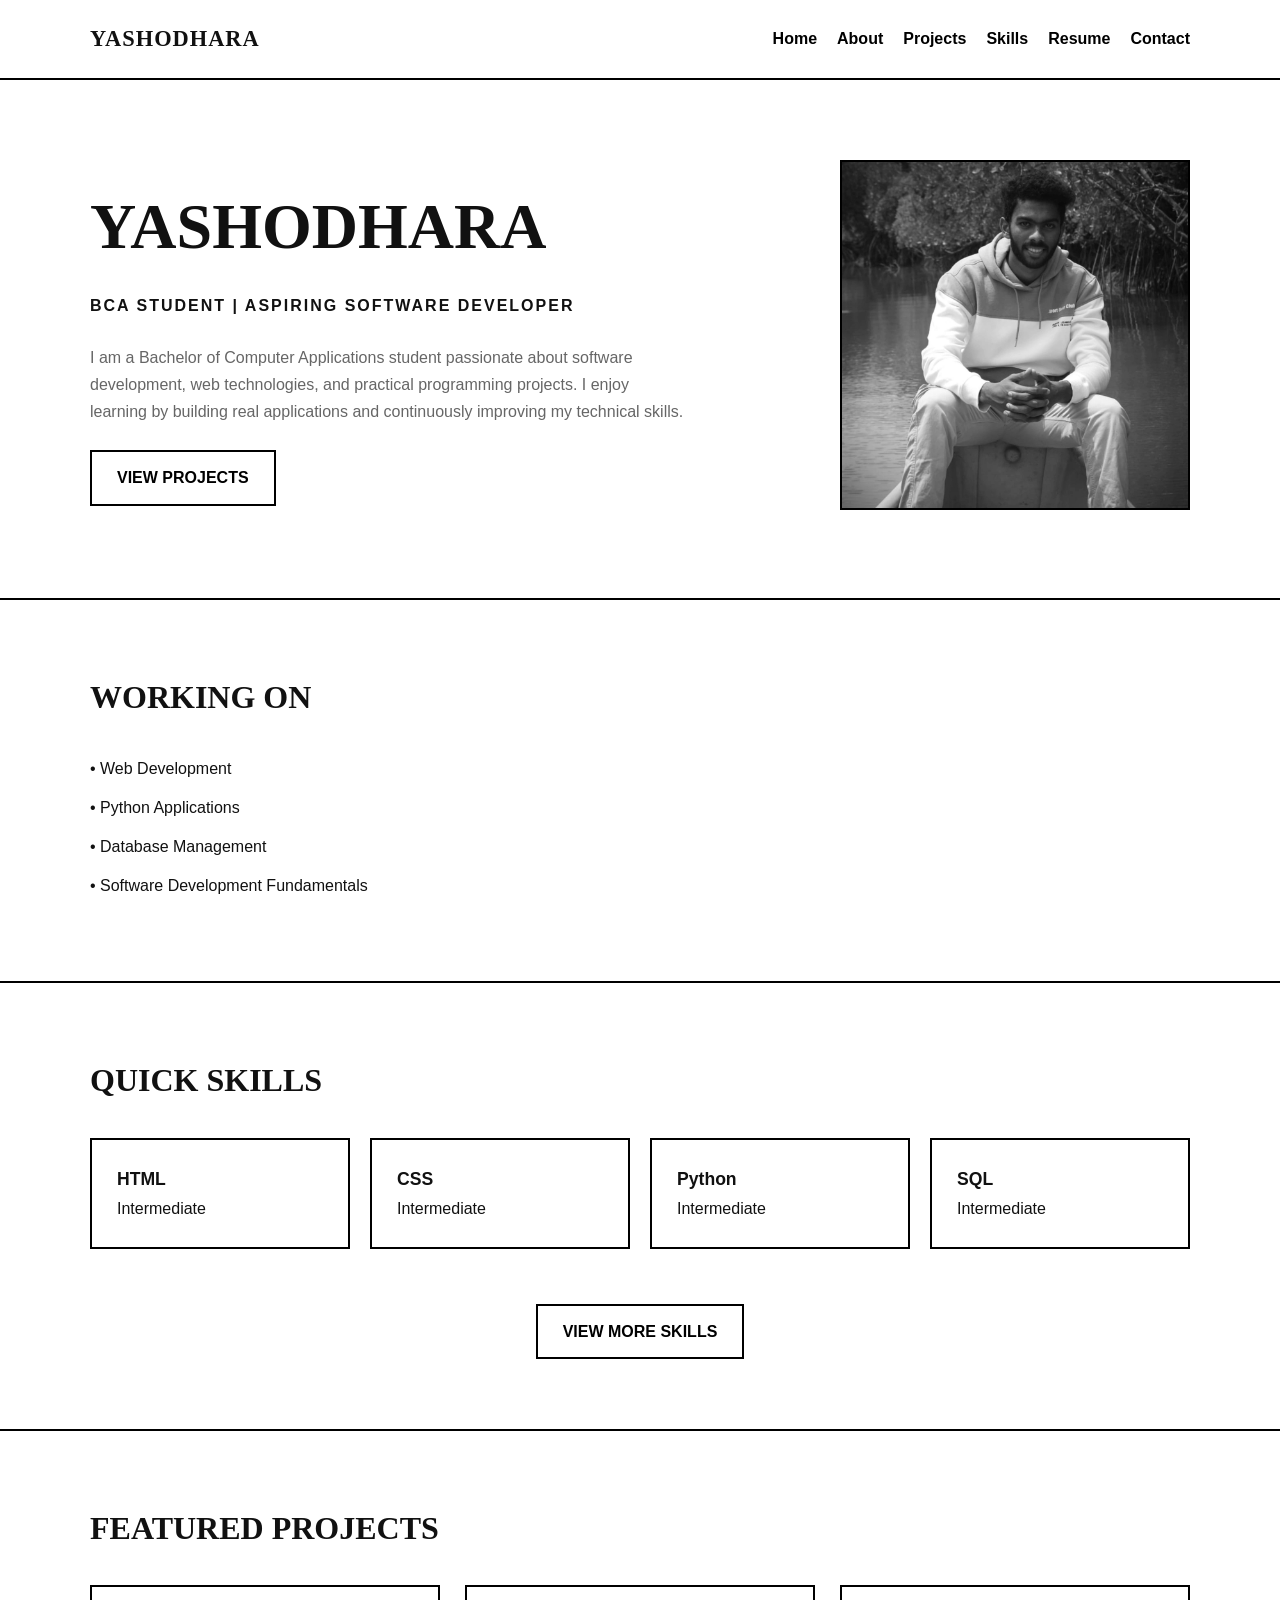
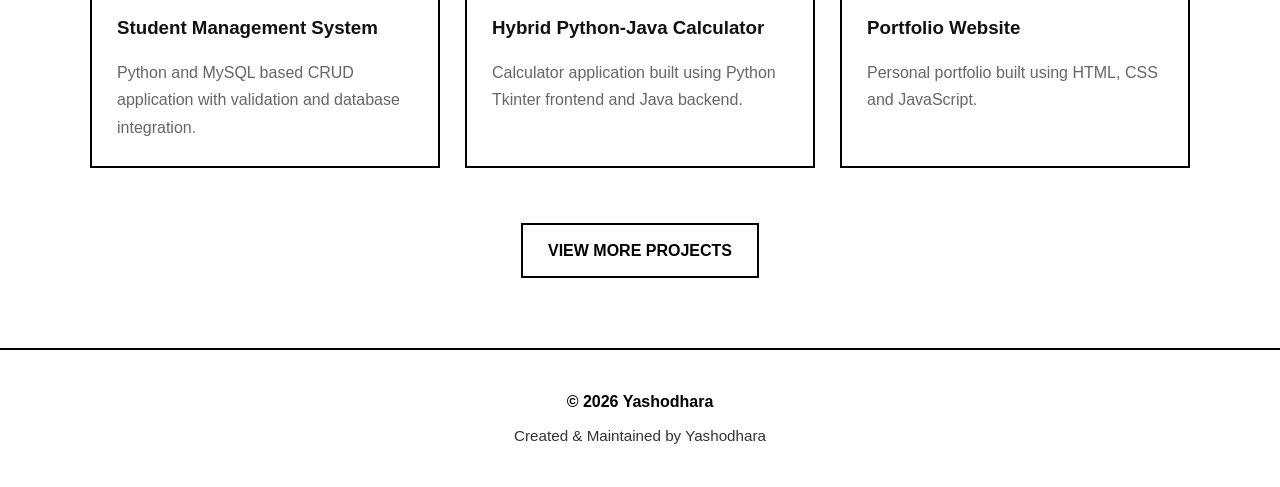
<file: index.html>
<!DOCTYPE html>
<html lang="en">
<head>

    <meta charset="UTF-8">
    <meta name="viewport" content="width=device-width, initial-scale=1.0">

    <title>Yashodhara | Portfolio</title>

    <link rel="stylesheet" href="css/style.css">

</head>
<body>

<header>

    <div class="container navbar">

        <div class="logo">
            YASHODHARA
        </div>

        <ul class="nav-links">

            <li><a href="index.html">Home</a></li>

            <li><a href="about.html">About</a></li>

            <li><a href="projects.html">Projects</a></li>

            <li><a href="skills.html">Skills</a></li>

            <li><a href="resume.html">Resume</a></li>

            <li><a href="contact.html">Contact</a></li>

        </ul>

    </div>

</header>

<section class="hero">

    <div class="container hero-content">

        <div>

            <h1>YASHODHARA</h1>

            <h2>
                BCA STUDENT | ASPIRING SOFTWARE DEVELOPER
            </h2>

            <p>

                I am a Bachelor of Computer Applications student
                passionate about software development, web
                technologies, and practical programming projects.
                I enjoy learning by building real applications
                and continuously improving my technical skills.

            </p>

            <a href="projects.html" class="btn">
                VIEW PROJECTS
            </a>

        </div>

        <div>

            <!-- Replace with your photo -->
            <img
                src="assets/profile.jpg"
                alt="Yashodhara"
                class="profile-img"
            >

        </div>

    </div>

</section>

<section class="section">

    <div class="container">

        <h2 class="section-title">
            WORKING ON
        </h2>

        <ul class="work-list">

            <li>• Web Development</li>

            <li>• Python Applications</li>

            <li>• Database Management</li>

            <li>• Software Development Fundamentals</li>

        </ul>

    </div>

</section>

<section class="section">

    <div class="container">

        <h2 class="section-title">
            QUICK SKILLS
        </h2>

        <div class="skills-grid">

            <div class="skill-card">
                <h3>HTML</h3>
                <p>Intermediate</p>
            </div>

            <div class="skill-card">
                <h3>CSS</h3>
                <p>Intermediate</p>
            </div>

            <div class="skill-card">
                <h3>Python</h3>
                <p>Intermediate</p>
            </div>

            <div class="skill-card">
                <h3>SQL</h3>
                <p>Intermediate</p>
            </div>

        </div>

        <div class="button-container">
            <a href="skills.html" class="btn">VIEW MORE SKILLS</a>
        </div>

    </div>

</section>

<section class="section">

    <div class="container">

        <h2 class="section-title">
            FEATURED PROJECTS
        </h2>

        <div class="projects">

            <div class="project-card">

                <h3>
                    Student Management System
                </h3>

                <p>
                    Python and MySQL based CRUD application
                    with validation and database integration.
                </p>

            </div>

            <div class="project-card">

                <h3>
                    Hybrid Python-Java Calculator
                </h3>

                <p>
                    Calculator application built using
                    Python Tkinter frontend and Java backend.
                </p>

            </div>

            <div class="project-card">

                <h3>
                    Portfolio Website
                </h3>

                <p>
                    Personal portfolio built using
                    HTML, CSS and JavaScript.
                </p>

            </div>

        </div>

        <div class="button-container">
            <a href="projects.html" class="btn">VIEW MORE PROJECTS</a>
        </div>

    </div>

</section>

<footer>
    <div class="container">
        <p class="copyright">© 2026 Yashodhara</p>
        <p class="footer-credit">Created & Maintained by Yashodhara</p>
    </div>
</footer>

</body>
</html>
</file>
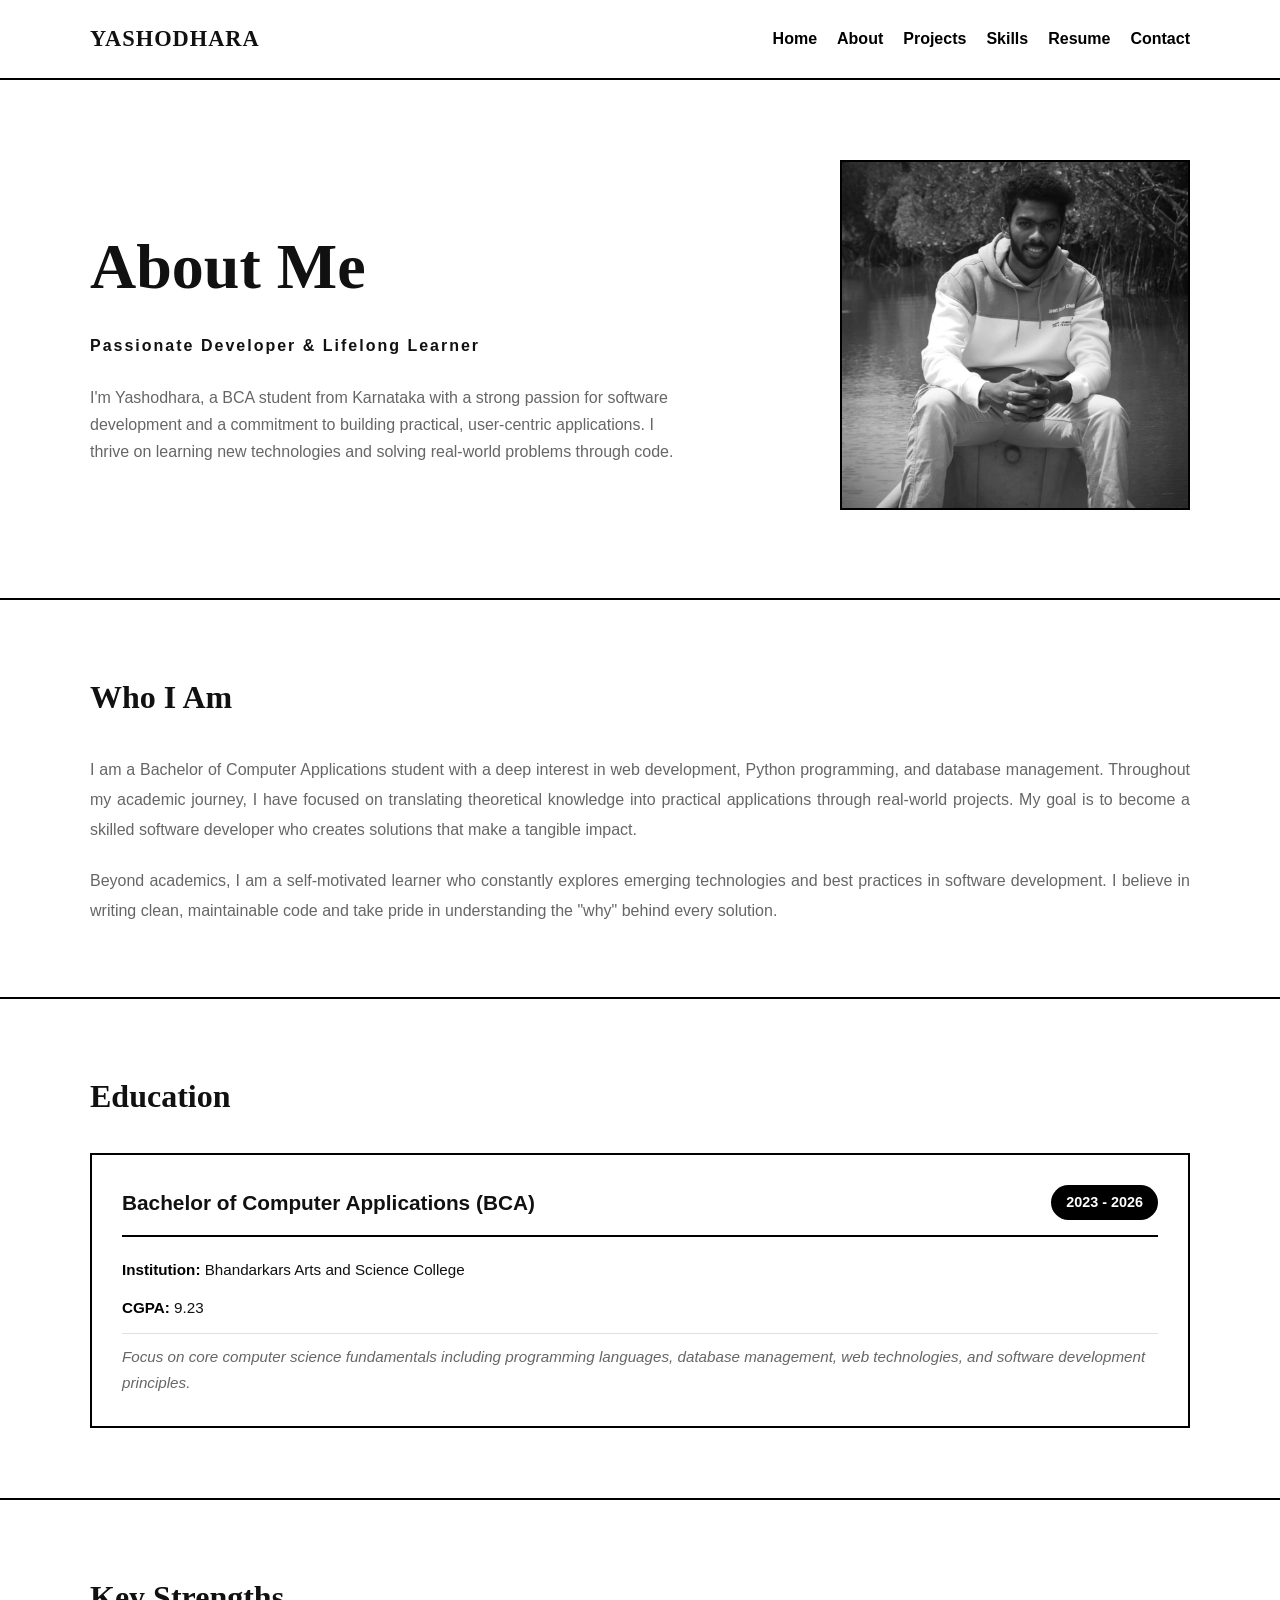
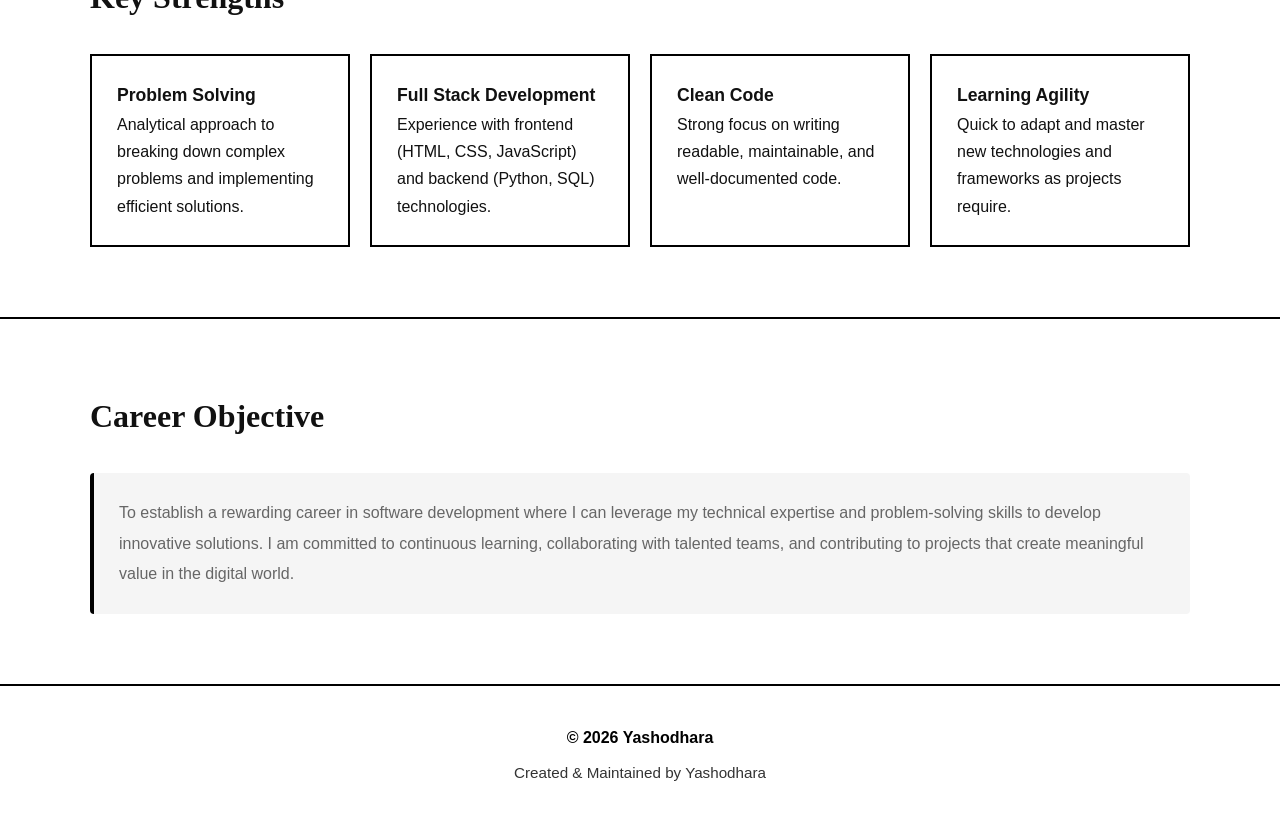
<file: about.html>
<!DOCTYPE html>
<html lang="en">
<head>
<meta charset="UTF-8">
<meta name="viewport" content="width=device-width, initial-scale=1.0">
<title>About | Yashodhara</title>
<link rel="stylesheet" href="css/style.css">
</head>
<body>

<header>
<div class="container navbar">
<div class="logo">YASHODHARA</div>

<ul class="nav-links">
<li><a href="index.html">Home</a></li>
<li><a href="about.html">About</a></li>
<li><a href="projects.html">Projects</a></li>
<li><a href="skills.html">Skills</a></li>
<li><a href="resume.html">Resume</a></li>
<li><a href="contact.html">Contact</a></li>
</ul>
</div>
</header>

<section class="hero">
<div class="container hero-content">
<div>
<h1>About Me</h1>
<h2>Passionate Developer & Lifelong Learner</h2>
<p>
I'm Yashodhara, a BCA student from Karnataka with a strong passion for software development 
and a commitment to building practical, user-centric applications. I thrive on learning new technologies 
and solving real-world problems through code.
</p>
</div>
<div>
<img src="assets/profile.jpg" alt="Yashodhara" class="profile-img">
</div>
</div>
</section>

<section class="section">
<div class="container">

<h2 class="section-title">Who I Am</h2>

<div class="about-content">
<p>
I am a Bachelor of Computer Applications student with a deep interest in web development, 
Python programming, and database management. Throughout my academic journey, I have focused on 
translating theoretical knowledge into practical applications through real-world projects. 
My goal is to become a skilled software developer who creates solutions that make a tangible impact.
</p>

<p>
Beyond academics, I am a self-motivated learner who constantly explores emerging technologies and 
best practices in software development. I believe in writing clean, maintainable code and take pride 
in understanding the "why" behind every solution.
</p>
</div>

</div>
</section>

<section class="section">
<div class="container">

<h2 class="section-title">Education</h2>

<div class="education-card">
<div class="education-header">
<h3>Bachelor of Computer Applications (BCA)</h3>
<span class="education-period">2023 - 2026</span>
</div>
<div class="education-details">
<p><strong>Institution:</strong> Bhandarkars Arts and Science College</p>
<p><strong>CGPA:</strong> 9.23</p>
<p class="education-desc">
Focus on core computer science fundamentals including programming languages, database management, 
web technologies, and software development principles.
</p>
</div>
</div>

</div>
</section>

<section class="section">
<div class="container">

<h2 class="section-title">Key Strengths</h2>

<div class="skills-grid">
<div class="skill-card">
<h3>Problem Solving</h3>
<p>Analytical approach to breaking down complex problems and implementing efficient solutions.</p>
</div>

<div class="skill-card">
<h3>Full Stack Development</h3>
<p>Experience with frontend (HTML, CSS, JavaScript) and backend (Python, SQL) technologies.</p>
</div>

<div class="skill-card">
<h3>Clean Code</h3>
<p>Strong focus on writing readable, maintainable, and well-documented code.</p>
</div>

<div class="skill-card">
<h3>Learning Agility</h3>
<p>Quick to adapt and master new technologies and frameworks as projects require.</p>
</div>
</div>

</div>
</section>

<section class="section">
<div class="container">

<h2 class="section-title">Career Objective</h2>

<div class="objective-box">
<p>
To establish a rewarding career in software development where I can leverage my technical expertise 
and problem-solving skills to develop innovative solutions. I am committed to continuous learning, 
collaborating with talented teams, and contributing to projects that create meaningful value in the digital world.
</p>
</div>

</div>
</section>

<footer>
    <div class="container">
        <p class="copyright">© 2026 Yashodhara</p>
        <p class="footer-credit">Created & Maintained by Yashodhara</p>
    </div>
</footer>

</body>
</html>
</file>
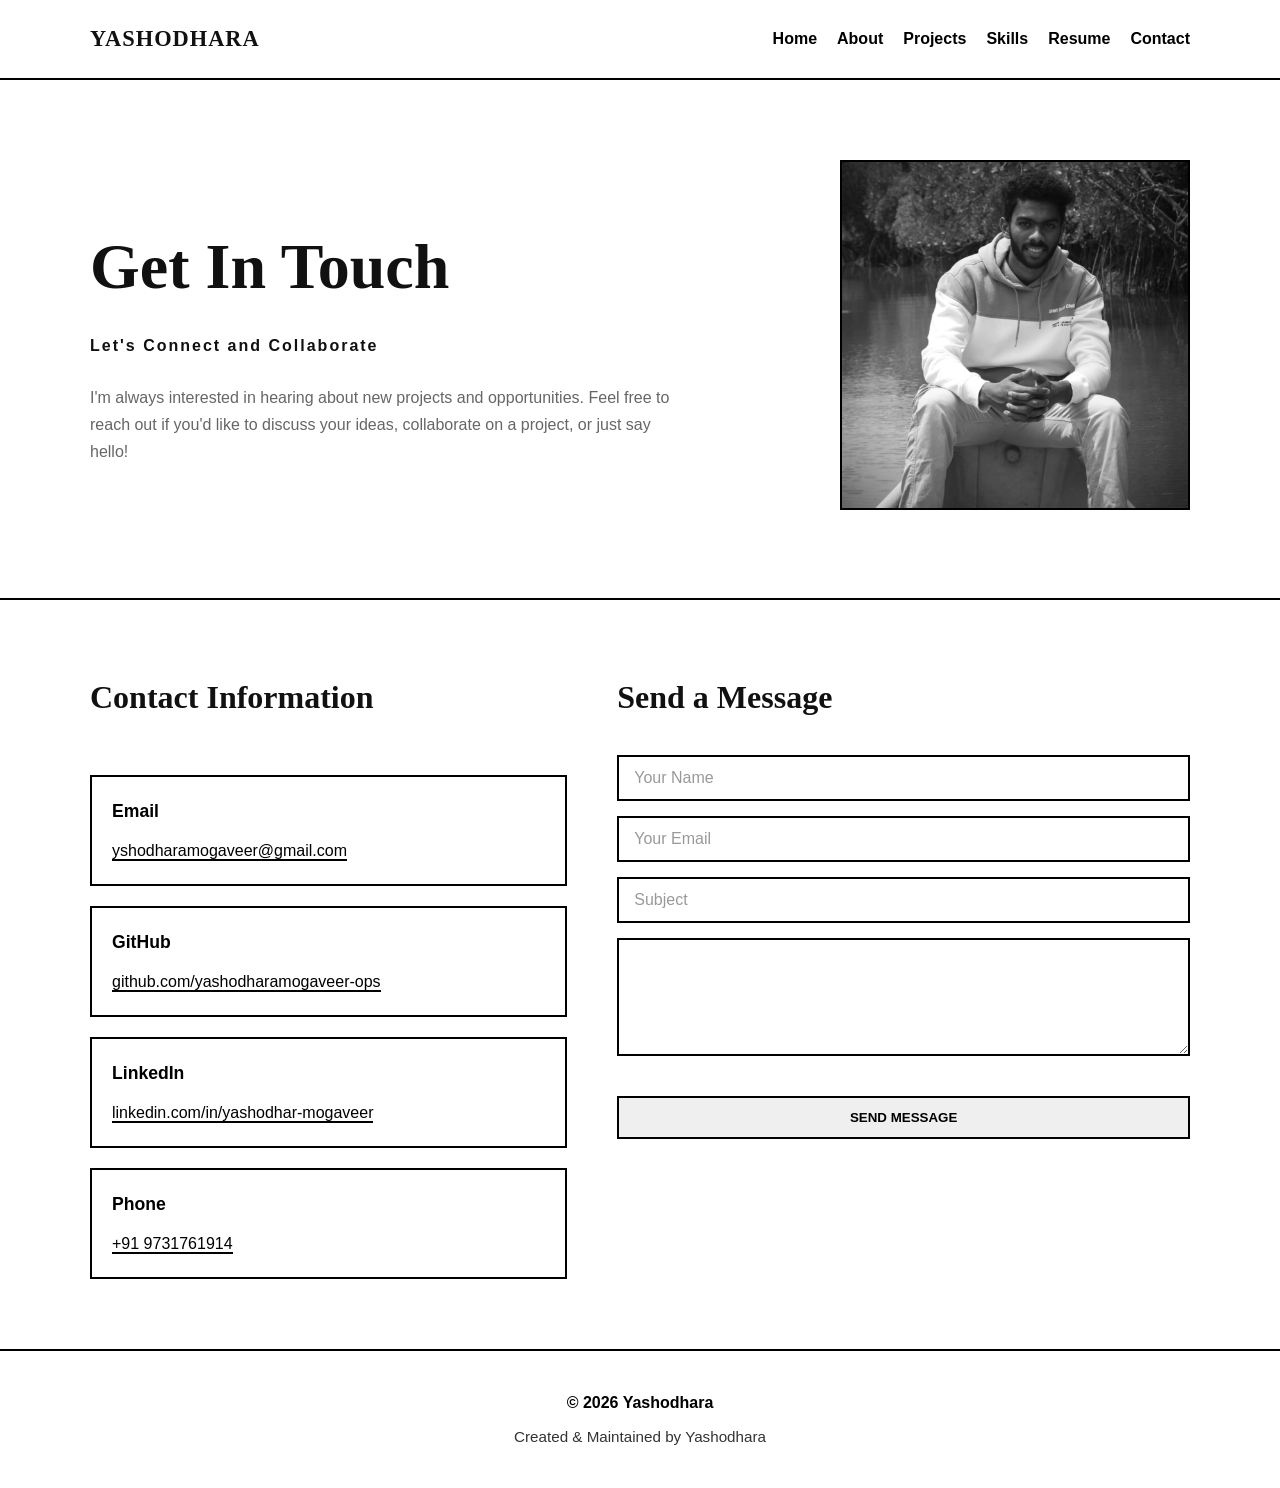
<file: contact.html>
<!DOCTYPE html>
<html lang="en">
<head>
<meta charset="UTF-8">
<meta name="viewport" content="width=device-width, initial-scale=1.0">
<title>Contact | Yashodhara</title>
<link rel="stylesheet" href="css/style.css">
</head>
<body>

<header>
<div class="container navbar">

<div class="logo">YASHODHARA</div>

<ul class="nav-links">
<li><a href="index.html">Home</a></li>
<li><a href="about.html">About</a></li>
<li><a href="projects.html">Projects</a></li>
<li><a href="skills.html">Skills</a></li>
<li><a href="resume.html">Resume</a></li>
<li><a href="contact.html">Contact</a></li>
</ul>

</div>
</header>

<section class="hero">
    <div class="container hero-content">
        <div>
            <h1>Get In Touch</h1>
            <h2>Let's Connect and Collaborate</h2>
            <p>
                I'm always interested in hearing about new projects and opportunities. Feel free to reach out if you'd like to discuss your ideas, collaborate on a project, or just say hello!
            </p>
        </div>
        <div>
            <img src="assets/profile.jpg" alt="Contact" class="profile-img">
        </div>
    </div>
</section>

<section class="section">
    <div class="container">
        <div class="contact-wrapper">
            <div class="contact-info">
                <h2 class="section-title">Contact Information</h2>
                
                <div class="info-card">
                    <h3>Email</h3>
                    <p><a href="mailto:yshodharamogaveer@gmail.com">yshodharamogaveer@gmail.com</a></p>
                </div>

                <div class="info-card">
                    <h3>GitHub</h3>
                    <p><a href="https://github.com/yashodharamogaveer-ops" target="_blank">github.com/yashodharamogaveer-ops</a></p>
                </div>

                <div class="info-card">
                    <h3>LinkedIn</h3>
                    <p><a href="https://www.linkedin.com/in/yashodhar-mogaveer" target="_blank">linkedin.com/in/yashodhar-mogaveer</a></p>
                </div>

                <div class="info-card">
                    <h3>Phone</h3>
                    <p><a href="tel:+91 9731761914">+91 9731761914</a></p>
                </div>
            </div>

            <div class="contact-form-wrapper">
                <h2 class="section-title">Send a Message</h2>
                
                <form id="contact-form" class="contact-form">
                    <div class="form-group">
                        <input 
                            type="text" 
                            name="name"
                            placeholder="Your Name" 
                            class="form-input"
                            required>
                    </div>

                    <div class="form-group">
                        <input 
                            type="email" 
                            name="email"
                            placeholder="Your Email" 
                            class="form-input"
                            required>
                    </div>

                    <div class="form-group">
                        <input 
                            type="text" 
                            name="subject"
                            placeholder="Subject" 
                            class="form-input"
                            required>
                    </div>

                    <div class="form-group">
                        <textarea 
                            name="message"
                            placeholder="Your Message" 
                            class="form-textarea"
                            rows="5"
                            required>
                        </textarea>
                    </div>

                    <button type="submit" class="btn">SEND MESSAGE</button>
                </form>
            </div>
        </div>
    </div>
</section>

<footer>
    <div class="container">
        <p class="copyright">© 2026 Yashodhara</p>
        <p class="footer-credit">Created & Maintained by Yashodhara</p>
    </div>
</footer>

</body>
</html>
</file>
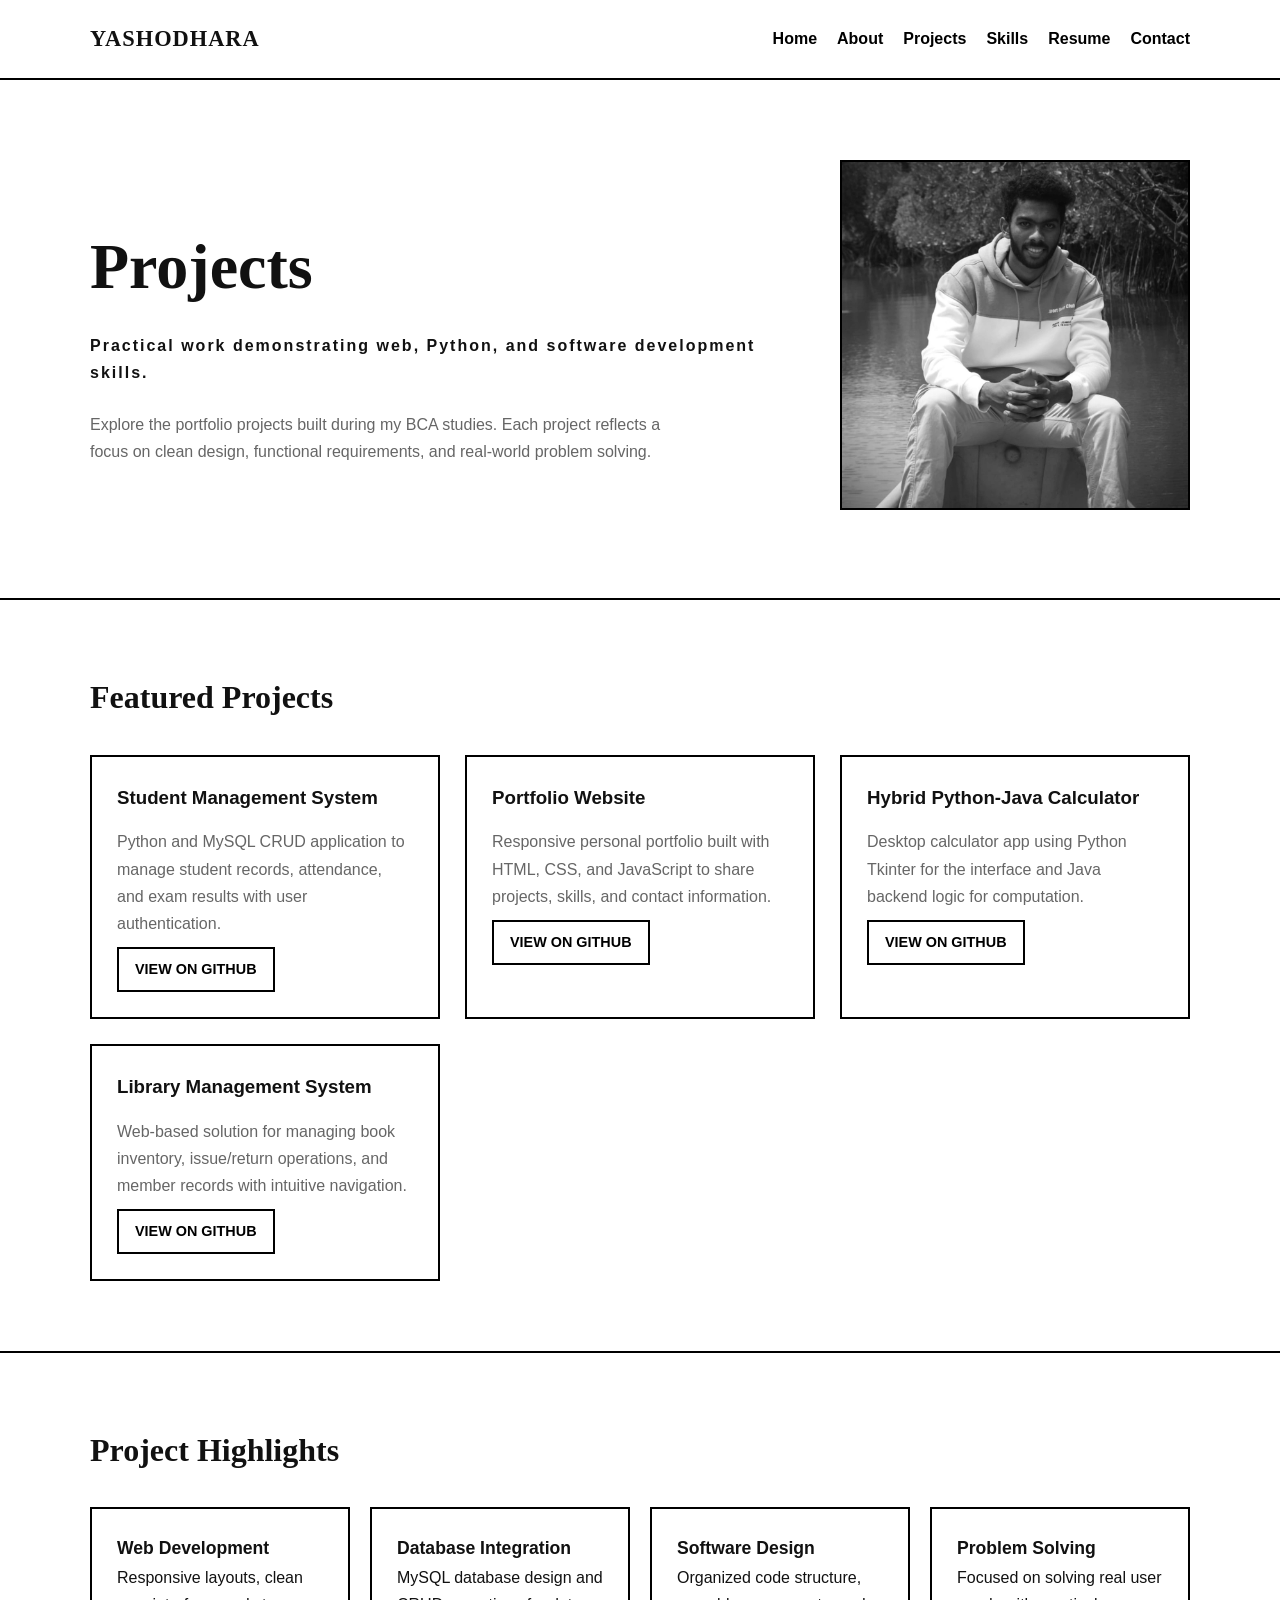
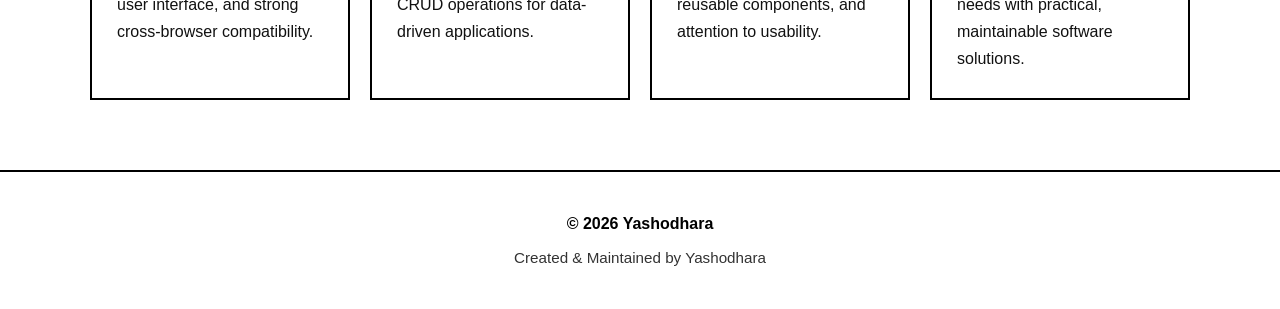
<file: projects.html>
<!DOCTYPE html>
<html lang="en">
<head>
    <meta charset="UTF-8">
    <meta name="viewport" content="width=device-width, initial-scale=1.0">
    <title>Projects | Yashodhara</title>
    <link rel="stylesheet" href="css/style.css">
</head>
<body>

<header>
    <div class="container navbar">
        <div class="logo">YASHODHARA</div>
        <ul class="nav-links">
            <li><a href="index.html">Home</a></li>
            <li><a href="about.html">About</a></li>
            <li><a href="projects.html">Projects</a></li>
            <li><a href="skills.html">Skills</a></li>
            <li><a href="resume.html">Resume</a></li>
            <li><a href="contact.html">Contact</a></li>
        </ul>
    </div>
</header>

<section class="hero">
    <div class="container hero-content">
        <div>
            <h1>Projects</h1>
            <h2>Practical work demonstrating web, Python, and software development skills.</h2>
            <p>
                Explore the portfolio projects built during my BCA studies. Each project reflects a focus on clean design,
                functional requirements, and real-world problem solving.
            </p>
        </div>
        <div>
            <img src="assets/profile.jpg" alt="Projects showcase" class="profile-img">
        </div>
    </div>
</section>

<section class="section">
    <div class="container">
        <h2 class="section-title">Featured Projects</h2>
        <div class="projects">
            <div class="project-card">
                <h3>Student Management System</h3>
                <p>Python and MySQL CRUD application to manage student records, attendance, and exam results with user authentication.</p>
                <a href="https://github.com/yashodharamogaveer-ops/student-management-system" class="btn btn-small">VIEW ON GITHUB</a>
            </div>
            <div class="project-card">
                <h3>Portfolio Website</h3>
                <p>Responsive personal portfolio built with HTML, CSS, and JavaScript to share projects, skills, and contact information.</p>
                <a href="#" class="btn btn-small">VIEW ON GITHUB</a>
            </div>
            <div class="project-card">
                <h3>Hybrid Python-Java Calculator</h3>
                <p>Desktop calculator app using Python Tkinter for the interface and Java backend logic for computation.</p>
                <a href="https://github.com/yashodharamogaveer-ops/hybrid-python-java-calculator" class="btn btn-small">VIEW ON GITHUB</a>
            </div>
            <div class="project-card">
                <h3>Library Management System</h3>
                <p>Web-based solution for managing book inventory, issue/return operations, and member records with intuitive navigation.</p>
                <a href="#" class="btn btn-small">VIEW ON GITHUB</a>
            </div>
        </div>
    </div>
</section>

<section class="section">
    <div class="container">
        <h2 class="section-title">Project Highlights</h2>
        <div class="skills-grid">
            <div class="skill-card">
                <h3>Web Development</h3>
                <p>Responsive layouts, clean user interface, and strong cross-browser compatibility.</p>
            </div>
            <div class="skill-card">
                <h3>Database Integration</h3>
                <p>MySQL database design and CRUD operations for data-driven applications.</p>
            </div>
            <div class="skill-card">
                <h3>Software Design</h3>
                <p>Organized code structure, reusable components, and attention to usability.</p>
            </div>
            <div class="skill-card">
                <h3>Problem Solving</h3>
                <p>Focused on solving real user needs with practical, maintainable software solutions.</p>
            </div>
        </div>
    </div>
</section>

<footer>
    <div class="container">
        <p class="copyright">© 2026 Yashodhara</p>
        <p class="footer-credit">Created & Maintained by Yashodhara</p>
    </div>
</footer>

</body>
</html>
</file>
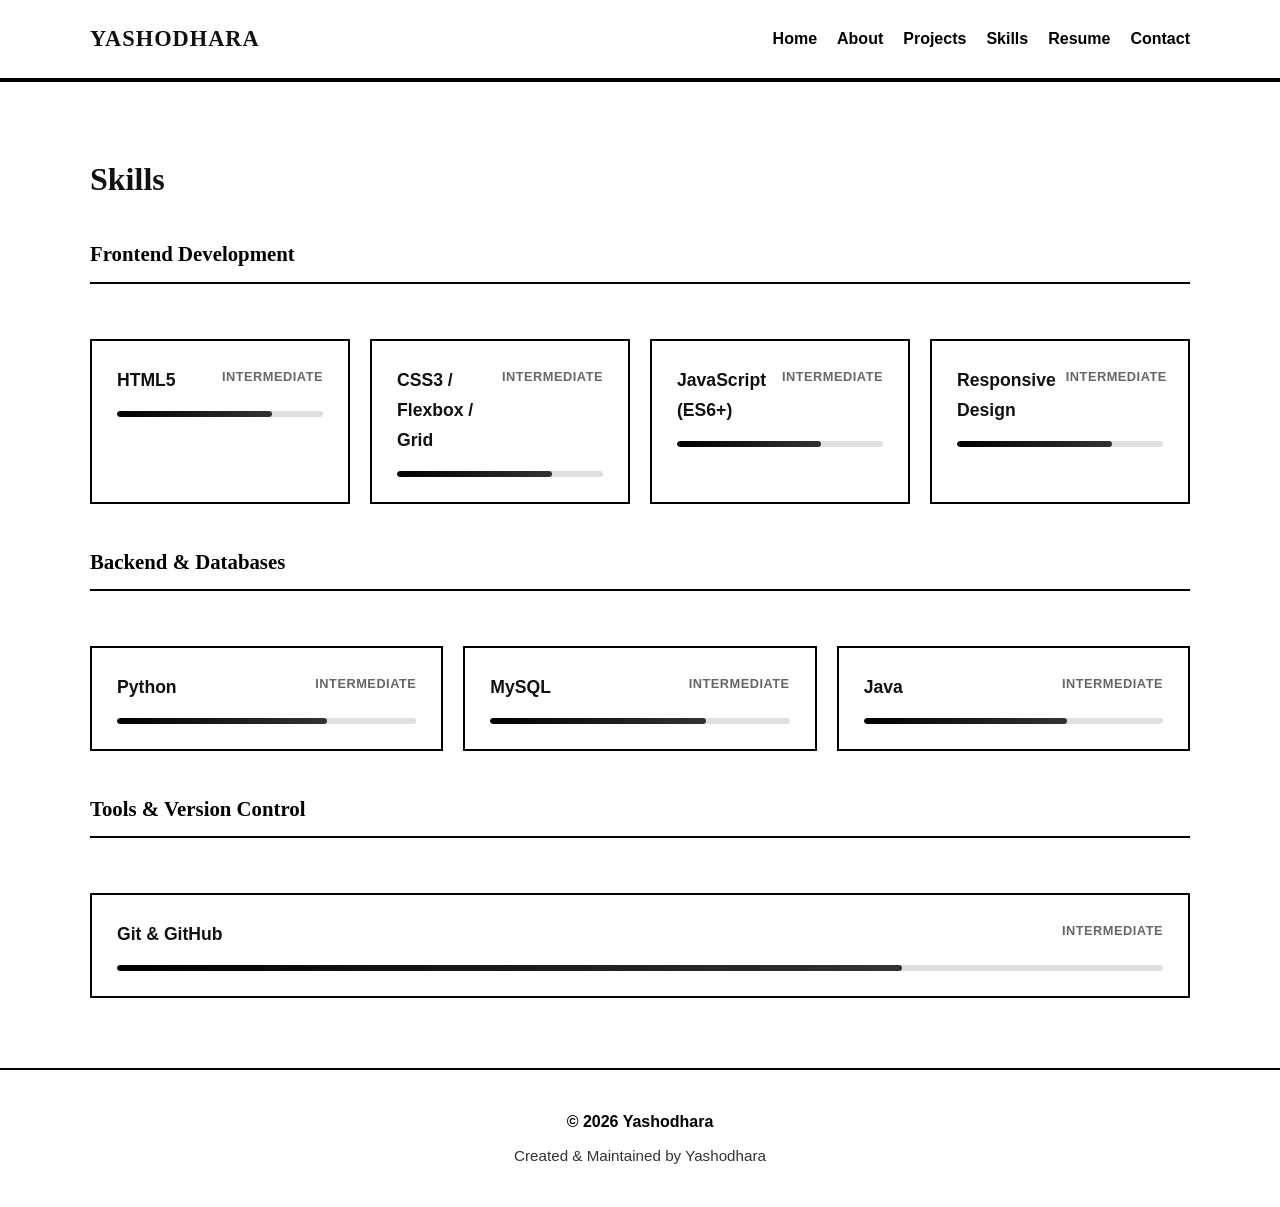
<file: skills.html>
<!doctype html>
<html lang="en">
<head>
  <meta charset="utf-8">
  <meta name="viewport" content="width=device-width, initial-scale=1">
  <title>Skills — Portfolio</title>
  <link rel="stylesheet" href="css/style.css">
</head>
<body>
  <header>
    <div class="container navbar">
      <div class="logo">YASHODHARA</div>

      <ul class="nav-links">
        <li><a href="index.html">Home</a></li>
        <li><a href="about.html">About</a></li>
        <li><a href="projects.html">Projects</a></li>
        <li><a href="skills.html" aria-current="page">Skills</a></li>
        <li><a href="resume.html">Resume</a></li>
        <li><a href="contact.html">Contact</a></li>
      </ul>
    </div>
  </header>

  <main>
    <section class="section">
      <div class="container">
        <h2 class="section-title">Skills</h2>

        <div class="skills-categories">
          <h3 class="category-title">Frontend Development</h3>
          <div class="skills-grid">
            <div class="skill-card">
              <div class="skill-header">
                <h3>HTML5</h3>
                <span class="skill-level">Intermediate</span>
              </div>
              <div class="skill-bar">
                <div class="skill-progress" style="width: 75%"></div>
              </div>
            </div>

            <div class="skill-card">
              <div class="skill-header">
                <h3>CSS3 / Flexbox / Grid</h3>
                <span class="skill-level">Intermediate</span>
              </div>
              <div class="skill-bar">
                <div class="skill-progress" style="width: 75%"></div>
              </div>
            </div>

            <div class="skill-card">
              <div class="skill-header">
                <h3>JavaScript (ES6+)</h3>
                <span class="skill-level">Intermediate</span>
              </div>
              <div class="skill-bar">
                <div class="skill-progress" style="width: 70%"></div>
              </div>
            </div>

            <div class="skill-card">
              <div class="skill-header">
                <h3>Responsive Design</h3>
                <span class="skill-level">Intermediate</span>
              </div>
              <div class="skill-bar">
                <div class="skill-progress" style="width: 75%"></div>
              </div>
            </div>
          </div>

          <h3 class="category-title">Backend & Databases</h3>
          <div class="skills-grid">
            <div class="skill-card">
              <div class="skill-header">
                <h3>Python</h3>
                <span class="skill-level">Intermediate</span>
              </div>
              <div class="skill-bar">
                <div class="skill-progress" style="width: 70%"></div>
              </div>
            </div>
        
            <div class="skill-card">
              <div class="skill-header">
                <h3>MySQL</h3>
                <span class="skill-level">Intermediate</span>
              </div>
              <div class="skill-bar">
                <div class="skill-progress" style="width: 72%"></div>
              </div>
            </div>

            <div class="skill-card">
              <div class="skill-header">
                <h3>Java</h3>
                <span class="skill-level">Intermediate</span>
              </div>
              <div class="skill-bar">
                <div class="skill-progress" style="width: 68%"></div>
              </div>
            </div>
          </div>

          <h3 class="category-title">Tools & Version Control</h3>
          <div class="skills-grid">
            <div class="skill-card">
              <div class="skill-header">
                <h3>Git &amp; GitHub</h3>
                <span class="skill-level">Intermediate</span>
              </div>
              <div class="skill-bar">
                <div class="skill-progress" style="width: 75%"></div>
              </div>
            </div>
          </div>
        </div>
      </div>
    </section>
  </main>

  <footer>
    <div class="container">
        <p class="copyright">© 2026 Yashodhara</p>
        <p class="footer-credit">Created & Maintained by Yashodhara</p>
    </div>
  </footer>
</body>
</html>
</file>
<file: css/style.css>
*{
    margin:0;
    padding:0;
    box-sizing:border-box;
}

:root{
    --bg:#ffffff;
    --text:#111111;
    --border:#000000;
    --muted:#666666;
}

body{
    background:var(--bg);
    color:var(--text);
    font-family:Arial, sans-serif;
    line-height:1.7;
}

.container{
    width:90%;
    max-width:1100px;
    margin:auto;
}

header{
    border-bottom:2px solid #000;
    padding:20px 0;
}

.navbar{
    display:flex;
    justify-content:space-between;
    align-items:center;
}

.logo{
    font-family:Georgia, serif;
    font-size:1.4rem;
    font-weight:bold;
    letter-spacing:1px;
}

.nav-links{
    display:flex;
    list-style:none;
    gap:20px;
}

.nav-links a{
    text-decoration:none;
    color:#000;
    font-weight:600;
}

.nav-links a:hover{
    text-decoration:underline;
}

.hero{
    padding:80px 0;
}

.hero-content{
    display:grid;
    grid-template-columns:1fr 350px;
    gap:50px;
    align-items:center;
}

.hero h1{
    font-family:Georgia, serif;
    font-size:4rem;
    margin-bottom:10px;
}

.hero h2{
    font-size:1rem;
    letter-spacing:2px;
    margin-bottom:25px;
}

.hero p{
    color:var(--muted);
    max-width:600px;
}

.profile-img{
    width:100%;
    border:2px solid #000;
    filter:grayscale(100%);
}

.btn{
    display:inline-block;
    margin-top:25px;
    padding:12px 25px;
    border:2px solid #000;
    color:#000;
    text-decoration:none;
    font-weight:bold;
}

.btn:hover{
    background:#000;
    color:#fff;
}

.resume-top{
    display:flex;
    justify-content:space-between;
    align-items:flex-start;
    gap:20px;
    flex-wrap:wrap;
    margin-bottom:40px;
}

.resume-contact{
    color:var(--muted);
    margin:8px 0;
}

.download-btn{
    align-self:flex-start;
    margin-top:10px;
}

.resume-grid{
    display:grid;
    grid-template-columns:1fr 1fr;
    gap:25px;
    margin-bottom:40px;
}

.resume-card{
    border:2px solid #000;
    padding:25px;
    background:#fff;
    transition:all 0.3s ease;
}

.resume-card:hover{
    transform:translateY(-6px);
    box-shadow:0 12px 30px rgba(0,0,0,0.12);
}

.resume-card h2{
    font-family:Georgia, serif;
    font-size:1.35rem;
    margin-bottom:18px;
}

.highlight-card{
    display:flex;
    flex-direction:column;
    justify-content:center;
}

.highlight-grid{
    display:grid;
    grid-template-columns:1fr 1fr;
    gap:15px;
}

.highlight-box{
    border:1px solid #ddd;
    padding:15px;
    background:#fafafa;
}

.highlight-box strong{
    display:block;
    margin-bottom:8px;
    font-size:0.95rem;
}

.highlight-box span{
    color:var(--muted);
    font-size:0.95rem;
}

.education-item{
    margin-bottom:18px;
}

.education-item h3{
    margin-bottom:6px;
    font-size:1rem;
}

.skill-badges{
    display:flex;
    flex-wrap:wrap;
    gap:12px;
}

.badge{
    display:inline-block;
    padding:10px 14px;
    border:1px solid #000;
    border-radius:30px;
    font-size:0.95rem;
    background:#f7f7f7;
}

@media (max-width:900px){
    .resume-grid{
        grid-template-columns:1fr;
    }
}

@media (max-width:640px){
    .resume-top{
        flex-direction:column;
    }
    .download-btn{
        width:100%;
        text-align:center;
    }
}

.section{
    padding:70px 0;
    border-top:2px solid #000;
}

.section-title{
    font-family:Georgia, serif;
    font-size:2rem;
    margin-bottom:30px;
}

.work-list{
    list-style:none;
}

.work-list li{
    margin-bottom:12px;
}

.skills-categories{
    display:flex;
    flex-direction:column;
    gap:40px;
}

.category-title{
    font-family:Georgia, serif;
    font-size:1.3rem;
    color:#000;
    margin-bottom:15px;
    padding-bottom:10px;
    border-bottom:2px solid #000;
}

.skills-grid{
    display:grid;
    grid-template-columns:repeat(auto-fit,minmax(250px,1fr));
    gap:20px;
}

.skill-card{
    border:2px solid #000;
    padding:25px;
    transition:all 0.3s ease;
    background:#fff;
}

.skill-card:hover{
    transform:translateY(-8px);
    box-shadow:0 10px 25px rgba(0,0,0,0.15);
    border-color:#333;
}

.skill-header{
    display:flex;
    justify-content:space-between;
    align-items:flex-start;
    gap:10px;
    margin-bottom:15px;
}

.skill-card h3{
    margin:0;
    font-size:1.1rem;
    flex:1;
}

.skill-level{
    font-size:0.8rem;
    font-weight:bold;
    color:#666;
    text-transform:uppercase;
    letter-spacing:0.5px;
    white-space:nowrap;
}

.skill-bar{
    width:100%;
    height:6px;
    background:#e0e0e0;
    border-radius:3px;
    overflow:hidden;
}

.skill-progress{
    height:100%;
    background:linear-gradient(90deg,#000,#333);
    border-radius:3px;
    transition:width 0.5s ease;
}

.projects{
    display:grid;
    grid-template-columns:repeat(auto-fit,minmax(280px,1fr));
    gap:25px;
}

.project-card{
    border:2px solid #000;
    padding:25px;
}

.project-card h3{
    margin-bottom:15px;
}

.project-card p{
    color:var(--muted);
}

footer{
    border-top:2px solid #000;
    padding:30px 0;
    text-align:center;
}

footer p{
    margin:8px 0;
}

.copyright{
    font-weight:bold;
    font-size:1rem;
    color:#000;
}

.footer-credit{
    font-size:0.95rem;
    color:#333;
    margin-top:5px;
}

/* Contact Page Styles */
.contact-wrapper{
    display:grid;
    grid-template-columns:1fr 1.2fr;
    gap:50px;
}

.contact-info{
    display:flex;
    flex-direction:column;
    gap:20px;
}

.info-card{
    border:2px solid #000;
    padding:20px;
    transition:all 0.3s ease;
}

.info-card:hover{
    background:#f5f5f5;
    transform:translateY(-5px);
    box-shadow:0 8px 16px rgba(0,0,0,0.1);
}

.info-card h3{
    margin-bottom:10px;
    font-size:1.1rem;
    color:#000;
}

.info-card p{
    margin:0;
}

.info-card a{
    color:#000;
    text-decoration:none;
    border-bottom:2px solid #000;
    transition:all 0.3s ease;
}

.info-card a:hover{
    color:#333;
    border-bottom-color:#333;
}

.contact-form-wrapper{
    display:flex;
    flex-direction:column;
}

.contact-form{
    display:flex;
    flex-direction:column;
    gap:15px;
}

.form-group{
    display:flex;
    flex-direction:column;
}

.form-input,
.form-textarea{
    padding:12px 15px;
    border:2px solid #000;
    font-family:Arial, sans-serif;
    font-size:1rem;
    transition:all 0.3s ease;
}

.form-input:focus,
.form-textarea:focus{
    outline:none;
    background:#f9f9f9;
    box-shadow:0 0 0 3px rgba(0,0,0,0.1);
}

.form-input::placeholder,
.form-textarea::placeholder{
    color:#999;
}

.form-error{
    color:#e74c3c;
    font-size:0.9rem;
    margin-top:5px;
}

.btn-small{
    padding:8px 16px;
    font-size:0.9rem;
    margin-top:10px;
}

.button-container{
    display:flex;
    justify-content:center;
    margin-top:30px;
}

/* About Page Styles */
.about-content{
    display:flex;
    flex-direction:column;
    gap:20px;
    line-height:1.9;
}

.about-content p{
    color:var(--muted);
    font-size:1rem;
    text-align:justify;
}

.education-card{
    border:2px solid #000;
    padding:30px;
    transition:all 0.3s ease;
    background:#fff;
}

.education-card:hover{
    transform:translateY(-5px);
    box-shadow:0 10px 25px rgba(0,0,0,0.1);
}

.education-header{
    display:flex;
    justify-content:space-between;
    align-items:center;
    margin-bottom:20px;
    border-bottom:2px solid #000;
    padding-bottom:15px;
}

.education-header h3{
    font-size:1.3rem;
    margin:0;
}

.education-period{
    background:#000;
    color:#fff;
    padding:5px 15px;
    border-radius:20px;
    font-weight:bold;
    font-size:0.9rem;
}

.education-details{
    display:flex;
    flex-direction:column;
    gap:12px;
}

.education-details p{
    margin:0;
    font-size:0.95rem;
}

.education-details p strong{
    color:#000;
    font-weight:bold;
}

.education-desc{
    color:var(--muted);
    margin-top:10px;
    padding-top:10px;
    border-top:1px solid #e0e0e0;
    font-style:italic;
}

.objective-box{
    border-left:4px solid #000;
    padding:25px;
    background:#f5f5f5;
    border-radius:4px;
    line-height:1.9;
}

.objective-box p{
    margin:0;
    color:var(--muted);
    font-size:1rem;
}

@media(max-width:768px){

    .hero-content{
        grid-template-columns:1fr;
    }

    .hero h1{
        font-size:2.5rem;
    }

    .navbar{
        flex-direction:column;
        gap:15px;
    }

    .nav-links{
        flex-wrap:wrap;
        justify-content:center;
    }

    .skills-grid{
        grid-template-columns:1fr;
    }

    .contact-wrapper{
        grid-template-columns:1fr;
        gap:30px;
    }
}
</file>
